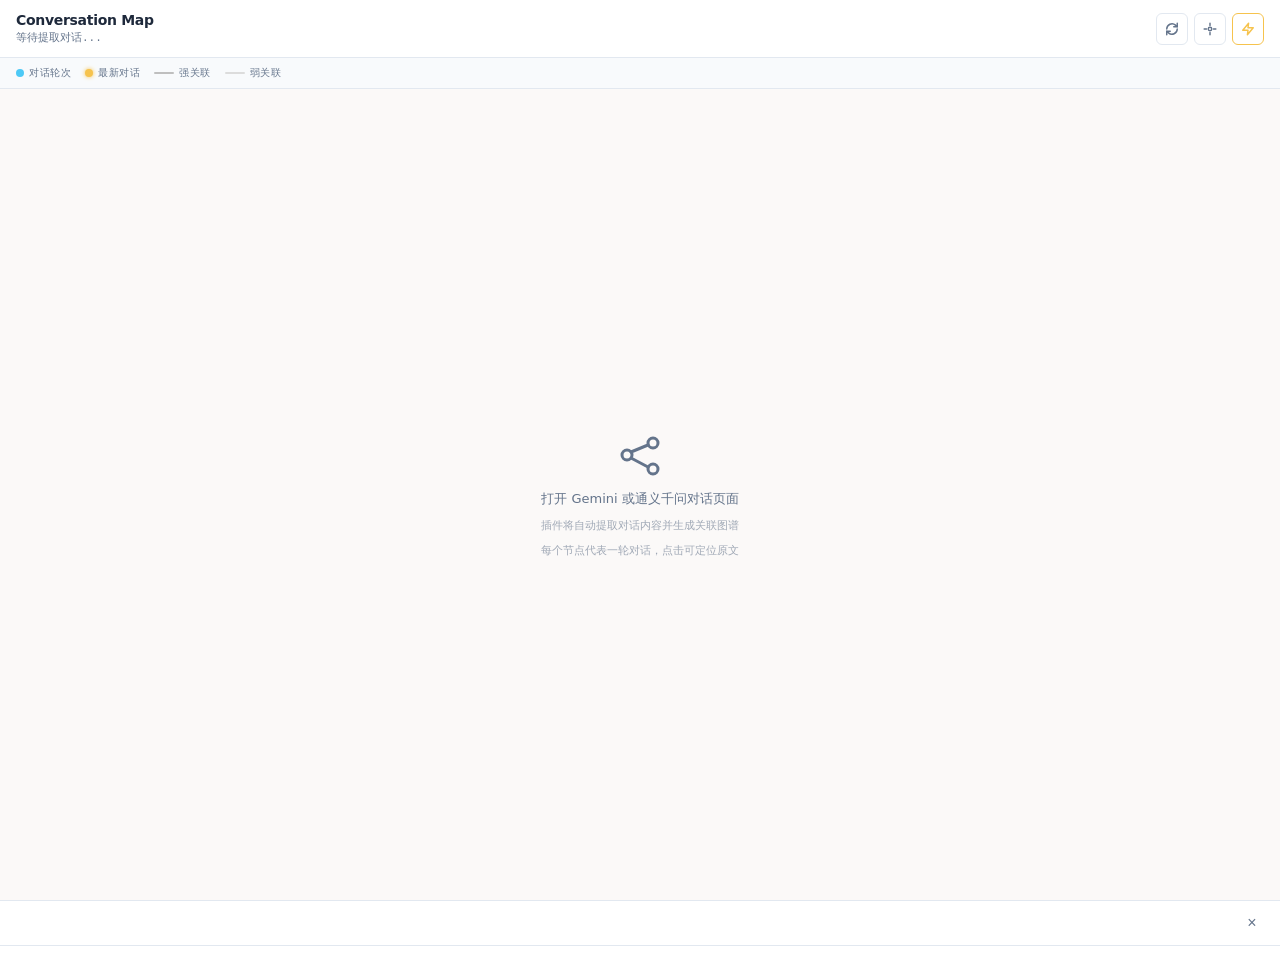
<file: sidepanel/index.html>
<!DOCTYPE html>
<html lang="zh-CN">
<head>
  <meta charset="UTF-8">
  <meta name="viewport" content="width=device-width, initial-scale=1.0">
  <title>Conversation Knowledge Graph</title>
  <link rel="stylesheet" href="style.css">
</head>
<body>
  <div class="panel">

    <!-- Header -->
    <header class="header">
      <div class="header-left">
        <h1 class="title">Conversation Map</h1>
        <span class="subtitle" id="stats">等待提取对话...</span>
      </div>
      <div class="header-right">
        <button id="btn-refresh" class="btn" title="刷新">
          <svg width="14" height="14" viewBox="0 0 24 24" fill="none" stroke="currentColor" stroke-width="2.5" stroke-linecap="round" stroke-linejoin="round">
            <path d="M21 2v6h-6"/><path d="M3 12a9 9 0 0 1 15-6.7L21 8"/>
            <path d="M3 22v-6h6"/><path d="M21 12a9 9 0 0 1-15 6.7L3 16"/>
          </svg>
        </button>
        <button id="btn-center" class="btn" title="居中全部">
          <svg width="14" height="14" viewBox="0 0 24 24" fill="none" stroke="currentColor" stroke-width="2.5" stroke-linecap="round" stroke-linejoin="round">
            <circle cx="12" cy="12" r="3"/><path d="M12 2v4m0 12v4M2 12h4m12 0h4"/>
          </svg>
        </button>
        <button id="btn-latest" class="btn btn-accent" title="聚焦最新对话">
          <svg width="14" height="14" viewBox="0 0 24 24" fill="none" stroke="currentColor" stroke-width="2.5" stroke-linecap="round" stroke-linejoin="round">
            <polygon points="13 2 3 14 12 14 11 22 21 10 12 10 13 2"/>
          </svg>
        </button>
      </div>
    </header>

    <!-- Legend -->
    <div class="legend">
      <span class="legend-item"><span class="dot dot-turn"></span>对话轮次</span>
      <span class="legend-item"><span class="dot dot-latest"></span>最新对话</span>
      <span class="legend-item"><span class="line line-strong"></span>强关联</span>
      <span class="legend-item"><span class="line line-weak"></span>弱关联</span>
    </div>

    <!-- Graph Canvas -->
    <div class="graph-container" id="graph-container">
      <canvas id="graph-canvas"></canvas>
      <div class="empty-state" id="empty-state">
        <svg width="48" height="48" viewBox="0 0 24 24" fill="none" stroke="#64748b" stroke-width="1.5" stroke-linecap="round" stroke-linejoin="round">
          <circle cx="5.5" cy="11.5" r="2.5"/><circle cx="18.5" cy="5.5" r="2.5"/>
          <circle cx="18.5" cy="18.5" r="2.5"/><line x1="7.5" y1="10" x2="16" y2="6.5"/>
          <line x1="7.5" y1="13" x2="16" y2="17.5"/>
        </svg>
        <p>打开 Gemini 或通义千问对话页面</p>
        <p class="sub">插件将自动提取对话内容并生成关联图谱</p>
        <p class="sub">每个节点代表一轮对话，点击可定位原文</p>
      </div>
    </div>

    <!-- Detail Drawer -->
    <div class="detail-drawer" id="detail-drawer">
      <div class="drawer-header">
        <span class="drawer-title" id="drawer-title"></span>
        <button class="btn btn-small" id="btn-close-drawer">&times;</button>
      </div>
      <div class="drawer-body" id="drawer-body"></div>
    </div>

  </div>

  <script src="graph.js"></script>
</body>
</html>
</file>
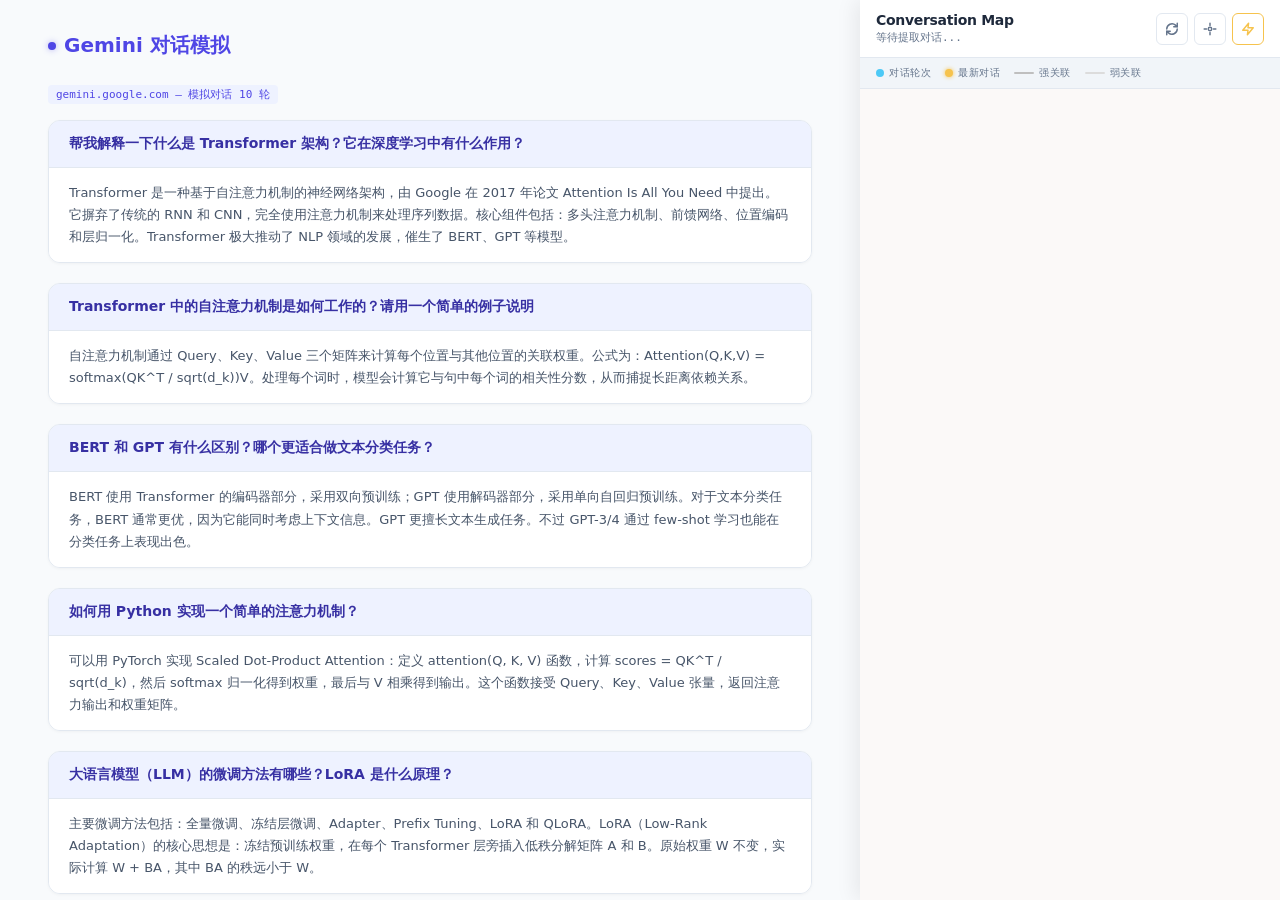
<file: preview.html>
<!DOCTYPE html>
<html lang="zh-CN">
<head>
  <meta charset="UTF-8">
  <meta name="viewport" content="width=device-width, initial-scale=1.0">
  <title>Conversation Knowledge Graph — Preview</title>
  <link rel="stylesheet" href="sidepanel/style.css">
  <style>
    body {
      background: #f1f5f9;
      display: flex;
      justify-content: center;
      align-items: stretch;
      height: 100vh;
      margin: 0;
      gap: 0;
    }
    .preview-sidebar {
      width: 420px;
      min-width: 360px;
      max-width: 480px;
      height: 100vh;
      box-shadow: -4px 0 20px rgba(0,0,0,0.08);
      position: relative;
      overflow: hidden;
    }
    .mock-page {
      flex: 1;
      background: #f8fafc;
      color: #1e293b;
      font-family: system-ui, -apple-system, sans-serif;
      overflow-y: auto;
      padding: 32px 48px;
    }
    .mock-page h2 {
      font-size: 20px;
      color: #4f46e5;
      margin-bottom: 24px;
      display: flex;
      align-items: center;
      gap: 8px;
    }
    .mock-page h2::before {
      content: '';
      display: inline-block;
      width: 8px; height: 8px;
      background: #4f46e5;
      border-radius: 50%;
      box-shadow: 0 0 6px rgba(79,70,229,0.4);
    }
    .mock-turn {
      margin-bottom: 20px;
      border-radius: 12px;
      overflow: hidden;
      border: 1px solid #e2e8f0;
      box-shadow: 0 1px 3px rgba(0,0,0,0.04);
    }
    .mock-user {
      background: #eef2ff;
      padding: 14px 20px;
      font-size: 14px;
      font-weight: 600;
      color: #3730a3;
      border-bottom: 1px solid #e2e8f0;
    }
    .mock-model {
      background: #ffffff;
      padding: 14px 20px;
      font-size: 13px;
      line-height: 1.7;
      color: #475569;
    }
    .highlight-turn {
      outline: 2px solid #f59e0b !important;
      outline-offset: 4px;
      border-radius: 12px;
      transition: outline 0.3s;
    }
    .mock-badge {
      display: inline-block;
      background: #eef2ff;
      color: #4f46e5;
      font-size: 11px;
      padding: 2px 8px;
      border-radius: 4px;
      margin-bottom: 16px;
      font-family: 'SF Mono', Monaco, Consolas, monospace;
    }
  </style>
</head>
<body>
  <div class="mock-page" id="mock-page">
    <h2>Gemini 对话模拟</h2>
    <div class="mock-badge">gemini.google.com — 模拟对话 10 轮</div>
    <div id="mock-turns"></div>
  </div>
  <div class="preview-sidebar">
    <div class="panel">
      <header class="header">
        <div class="header-left">
          <h1 class="title">Conversation Map</h1>
          <span class="subtitle" id="stats">等待提取对话...</span>
        </div>
        <div class="header-right">
          <button id="btn-refresh" class="btn" title="刷新">
            <svg width="14" height="14" viewBox="0 0 24 24" fill="none" stroke="currentColor" stroke-width="2.5" stroke-linecap="round" stroke-linejoin="round">
              <path d="M21 2v6h-6"/><path d="M3 12a9 9 0 0 1 15-6.7L21 8"/>
              <path d="M3 22v-6h6"/><path d="M21 12a9 9 0 0 1-15 6.7L3 16"/>
            </svg>
          </button>
          <button id="btn-center" class="btn" title="居中全部">
            <svg width="14" height="14" viewBox="0 0 24 24" fill="none" stroke="currentColor" stroke-width="2.5" stroke-linecap="round" stroke-linejoin="round">
              <circle cx="12" cy="12" r="3"/><path d="M12 2v4m0 12v4M2 12h4m12 0h4"/>
            </svg>
          </button>
          <button id="btn-latest" class="btn btn-accent" title="聚焦最新对话">
            <svg width="14" height="14" viewBox="0 0 24 24" fill="none" stroke="currentColor" stroke-width="2.5" stroke-linecap="round" stroke-linejoin="round">
              <polygon points="13 2 3 14 12 14 11 22 21 10 12 10 13 2"/>
            </svg>
          </button>
        </div>
      </header>
      <div class="legend">
        <span class="legend-item"><span class="dot dot-turn"></span>对话轮次</span>
        <span class="legend-item"><span class="dot dot-latest"></span>最新对话</span>
        <span class="legend-item"><span class="line line-strong"></span>强关联</span>
        <span class="legend-item"><span class="line line-weak"></span>弱关联</span>
      </div>
      <div class="graph-container" id="graph-container">
        <canvas id="graph-canvas"></canvas>
        <div class="empty-state hidden" id="empty-state">
          <p>打开 Gemini 或通义千问对话页面</p>
        </div>
      </div>
      <div class="detail-drawer" id="detail-drawer">
        <div class="drawer-header">
          <span class="drawer-title" id="drawer-title"></span>
          <button class="btn btn-small" id="btn-close-drawer">&times;</button>
        </div>
        <div class="drawer-body" id="drawer-body"></div>
      </div>
    </div>
  </div>

  <script>
    var MOCK_TURNS = [
      { user: "帮我解释一下什么是 Transformer 架构？它在深度学习中有什么作用？", model: "Transformer 是一种基于自注意力机制的神经网络架构，由 Google 在 2017 年论文 Attention Is All You Need 中提出。它摒弃了传统的 RNN 和 CNN，完全使用注意力机制来处理序列数据。核心组件包括：多头注意力机制、前馈网络、位置编码和层归一化。Transformer 极大推动了 NLP 领域的发展，催生了 BERT、GPT 等模型。" },
      { user: "Transformer 中的自注意力机制是如何工作的？请用一个简单的例子说明", model: "自注意力机制通过 Query、Key、Value 三个矩阵来计算每个位置与其他位置的关联权重。公式为：Attention(Q,K,V) = softmax(QK^T / sqrt(d_k))V。处理每个词时，模型会计算它与句中每个词的相关性分数，从而捕捉长距离依赖关系。" },
      { user: "BERT 和 GPT 有什么区别？哪个更适合做文本分类任务？", model: "BERT 使用 Transformer 的编码器部分，采用双向预训练；GPT 使用解码器部分，采用单向自回归预训练。对于文本分类任务，BERT 通常更优，因为它能同时考虑上下文信息。GPT 更擅长文本生成任务。不过 GPT-3/4 通过 few-shot 学习也能在分类任务上表现出色。" },
      { user: "如何用 Python 实现一个简单的注意力机制？", model: "可以用 PyTorch 实现 Scaled Dot-Product Attention：定义 attention(Q, K, V) 函数，计算 scores = QK^T / sqrt(d_k)，然后 softmax 归一化得到权重，最后与 V 相乘得到输出。这个函数接受 Query、Key、Value 张量，返回注意力输出和权重矩阵。" },
      { user: "大语言模型（LLM）的微调方法有哪些？LoRA 是什么原理？", model: "主要微调方法包括：全量微调、冻结层微调、Adapter、Prefix Tuning、LoRA 和 QLoRA。LoRA（Low-Rank Adaptation）的核心思想是：冻结预训练权重，在每个 Transformer 层旁插入低秩分解矩阵 A 和 B。原始权重 W 不变，实际计算 W + BA，其中 BA 的秩远小于 W。" },
      { user: "RAG（检索增强生成）是怎么工作的？和直接用 LLM 有什么区别？", model: "RAG 将信息检索与 LLM 生成相结合。工作流程：用户提问后将问题转为向量，在知识库中检索相关文档，将检索到的文档片段作为上下文拼接到 prompt 中，LLM 基于上下文生成回答。RAG 可以访问最新数据、减少幻觉、支持引用来源。" },
      { user: "向量数据库有哪些？Pinecone 和 Milvus 怎么选？", model: "主流向量数据库包括：Pinecone（全托管 SaaS）、Milvus（开源，分布式）、Weaviate（开源，支持多模态）、Qdrant（Rust 编写，高性能）、Chroma（轻量级，适合原型开发）。Pinecone 适合快速上线；Milvus 适合私有部署和企业级应用。" },
      { user: "如何评估 LLM 的输出质量？有哪些常用的评估指标？", model: "LLM 评估指标分为自动指标和人工评估。自动指标：BLEU、ROUGE、Perplexity、BERTScore、METEOR。专项评估：TruthfulQA、HumanEval、MMLU、HellaSwag。人工评估维度：准确性、相关性、流畅性、安全性、有用性。" },
      { user: "Prompt Engineering 有什么技巧？如何写出更好的提示词？", model: "核心技巧包括：角色设定、任务明确、Few-shot 示例、Chain-of-Thought 逐步思考、约束条件、分隔符标记、迭代优化。进阶技巧：Tree-of-Thought、Self-Consistency、ReAct 范式（推理+行动结合）。" },
      { user: "AI Agent 和传统的 LLM 应用有什么区别？AutoGPT 这类项目可靠吗？", model: "AI Agent 的核心区别在于具备自主决策和工具调用能力。Agent 具有：目标分解（Planning）、工具使用（Tool Use）、记忆管理（Memory）、自我反思（Reflection）。AutoGPT 等早期 Agent 存在目标漂移和可靠性不足等问题。当前更可靠的方案是 LangChain Agent、CrewAI、AutoGen 等框架。" }
    ];

    // Render mock conversation
    var mockTurnsEl = document.getElementById('mock-turns');
    MOCK_TURNS.forEach(function(t, i) {
      var div = document.createElement('div');
      div.className = 'mock-turn';
      div.id = 'turn-el-' + i;
      div.innerHTML = '<div class="mock-user">' + t.user + '</div><div class="mock-model">' + t.model + '</div>';
      mockTurnsEl.appendChild(div);
    });

    // Mock Chrome Extension APIs
    var messageListeners = [];
    window.chrome = {
      runtime: {
        onMessage: { addListener: function(fn) { messageListeners.push(fn); } },
        sendMessage: function(msg, cb) {
          if (msg.type === 'NAVIGATE_TO_TURN') {
            var el = document.getElementById('turn-el-' + msg.turnIndex);
            if (el) {
              el.scrollIntoView({ behavior: 'smooth', block: 'center' });
              el.classList.add('highlight-turn');
              setTimeout(function() { el.classList.remove('highlight-turn'); }, 1500);
            }
          }
          if (msg.type === 'REQUEST_EXTRACT') { setTimeout(function() { injectMockData(); }, 300); }
          if (msg.type === 'GET_GRAPH_DATA') { if (cb) cb({ data: null }); }
        },
        lastError: null
      },
      sidePanel: { setPanelBehavior: function() {} },
      tabs: { query: function(q, cb) { cb([]); } }
    };

    // Inline NLP Engine
    function NLPEngine() {
      this.stopZH = new Set(('的了在是我有和就不人都一一个上也很到说要去你会着没有看好自己这他她么那被把以而等但对又还能可以这个那个什么如果因为所以但是或者以及通过进行可能需要已经其中关于之间这些那些它们我们他们比较然后或及与为中从用来个里面虽然只是更多所有使用当然还是更加比如想要无法根据其实一下一些怎么正在不是了解目前提供支持那么如何现在成为主要包括也是以后具有方面同时').match(/.{1,4}/g) || []);
      this.stopEN = new Set('the a an is are was were be been being have has had do does did will would could should may might can shall to of in for on with at by from as into about through between after before it its this that these those i you he she we they me him her us them my your his our their and or but not if then so than too very just also more some any each every all both few most other new old what which who when where why how there here no yes up out one two first last next only own same such like get got make made know think want see look use used using please help me tell explain describe compare'.split(' '));
    }
    NLPEngine.prototype.tokenize = function(text) {
      var freq = new Map(); var self = this;
      var add = function(w) { freq.set(w, (freq.get(w) || 0) + 1); };
      // 中文：滑动窗口 n-gram（2~4字）
      (text.match(/[\u4e00-\u9fff]+/g) || []).forEach(function(seg) {
        for (var n = 2; n <= Math.min(4, seg.length); n++) {
          for (var i = 0; i <= seg.length - n; i++) {
            var gram = seg.slice(i, i + n);
            if (!self.stopZH.has(gram)) add(gram);
          }
        }
      });
      // 英文：完整词 + 驼峰子词
      (text.match(/[A-Za-z][A-Za-z0-9_.-]{1,30}/g) || []).forEach(function(m) {
        var w = m.toLowerCase();
        if (w.length >= 2 && !self.stopEN.has(w)) add(w);
        var parts = m.split(/(?=[A-Z][a-z])|[-_.]/).filter(function(p){return p.length>=2;});
        if (parts.length > 1) {
          parts.forEach(function(p) { var lp = p.toLowerCase(); if (!self.stopEN.has(lp)) add(lp); });
        }
      });
      return freq;
    };
    NLPEngine.prototype.topKeywords = function(text, n) { n = n || 5; var freq = this.tokenize(text); return Array.from(freq.entries()).sort(function(a,b){return b[1]-a[1];}).slice(0,n).map(function(e){return e[0];}); };
    NLPEngine.prototype.computeTFIDF = function(docs) { var N = docs.length; var df = new Map(); docs.forEach(function(d){d.forEach(function(v,w){df.set(w,(df.get(w)||0)+1);});}); return docs.map(function(d){ var vec = new Map(); var total = 0; d.forEach(function(v){total+=v;}); total = total||1; d.forEach(function(c,w){vec.set(w,(c/total)*Math.log(N/(1+(df.get(w)||0))));}); return vec; }); };
    NLPEngine.prototype.cosine = function(a,b) { var dot=0,ma=0,mb=0; a.forEach(function(v,w){ma+=v*v;var bv=b.get(w);if(bv!==undefined)dot+=v*bv;}); b.forEach(function(v){mb+=v*v;}); var d=Math.sqrt(ma)*Math.sqrt(mb); return d===0?0:dot/d; };
    NLPEngine.prototype.buildGraph = function(turns) {
      if (!turns.length) return {nodes:[],links:[],totalTurns:0};
      var self = this;
      var docs = turns.map(function(t){return self.tokenize([t.user,t.model,t.thought||''].join(' '));});
      var tfidf = this.computeTFIDF(docs);
      var latestIdx = turns.length - 1;
      var nodes = turns.map(function(t,i){
        var label = t.user.length > 40 ? t.user.slice(0,38)+'\u2026' : (t.user||'Turn '+(i+1));
        return { id:'turn-'+i, turnIndex:i, label:label, fullUser:t.user, fullModel:t.model.slice(0,300), keywords:self.topKeywords([t.user,t.model].join(' '),5), wordCount:(t.user.length||0)+(t.model.length||0), isLatest:i===latestIdx };
      });
      var links = [];
      for (var i=0;i<turns.length;i++) for (var j=i+1;j<turns.length;j++) { var sim=this.cosine(tfidf[i],tfidf[j]); if(sim>0.03) links.push({source:'turn-'+i,target:'turn-'+j,weight:sim,isAdjacent:j===i+1}); }
      for (var k=0;k<turns.length-1;k++) { var s='turn-'+k,t='turn-'+(k+1); if(!links.find(function(l){return l.source===s&&l.target===t;})) links.push({source:s,target:t,weight:0.03,isAdjacent:true}); }
      return {nodes:nodes,links:links,totalTurns:turns.length,clusters:clusters};
    };

    NLPEngine.prototype.clusterNodes = function(nodes, links) {
      if (!nodes.length) return 0;
      var cluster = new Map();
      nodes.forEach(function(n,i){ cluster.set(n.id, i); });
      var adj = new Map();
      nodes.forEach(function(n){ adj.set(n.id, []); });
      links.forEach(function(l){
        if (adj.has(l.source) && adj.has(l.target)) {
          adj.get(l.source).push({target:l.target,weight:l.weight});
          adj.get(l.target).push({target:l.source,weight:l.weight});
        }
      });
      var changed = true, iterations = 0;
      while (changed && iterations < 10) {
        changed = false; iterations++;
        nodes.forEach(function(n){
          var neighbors = adj.get(n.id);
          if (!neighbors || !neighbors.length) return;
          var cw = new Map();
          neighbors.forEach(function(nb){ var c=cluster.get(nb.target); cw.set(c,(cw.get(c)||0)+nb.weight); });
          var best = cluster.get(n.id), bestW = 0;
          cw.forEach(function(w,c){ if(w>bestW){bestW=w;best=c;} });
          if (best !== cluster.get(n.id)) { cluster.set(n.id, best); changed = true; }
        });
      }
      var unique = Array.from(new Set(cluster.values()));
      var cmap = new Map(); unique.forEach(function(c,i){cmap.set(c,i);});
      nodes.forEach(function(n){ n.clusterId = cmap.get(cluster.get(n.id)); });
      return unique.length;
    };

    NLPEngine.prototype.generateClusterLabels = function(nodes) {
      var clusters = new Map();
      nodes.forEach(function(n){
        if (!clusters.has(n.clusterId)) clusters.set(n.clusterId, []);
        clusters.get(n.clusterId).push(n);
      });
      var labels = [];
      clusters.forEach(function(members, id){
        var kwFreq = new Map();
        members.forEach(function(m){ (m.keywords||[]).forEach(function(k){ kwFreq.set(k,(kwFreq.get(k)||0)+1); }); });
        var topKw = Array.from(kwFreq.entries()).sort(function(a,b){return b[1]-a[1];}).slice(0,2).map(function(e){return e[0];});
        labels.push({id:id, label:topKw.join(' \u00b7 ')||('\u4e3b\u9898 '+(id+1)), count:members.length});
      });
      return labels;
    };

    var nlp = new NLPEngine();
    function injectMockData() {
      var turns = MOCK_TURNS.map(function(t,i){return {index:i,user:t.user,model:t.model,thought:''};});
      var graphData = nlp.buildGraph(turns);
      graphData.platform = 'gemini';
      graphData.url = 'https://gemini.google.com/app/mock-preview';
      messageListeners.forEach(function(fn){ fn({type:'GRAPH_UPDATE',data:graphData}); });
    }
  </script>
  <script src="sidepanel/graph.js"></script>
  <script>setTimeout(function(){injectMockData();},800);</script>
</body>
</html>
</file>
<file: sidepanel/style.css>
/* ── Gemini Conversation Map · Side Panel ── */
:root {
  --bg:       #f8fafc;
  --surface:  #ffffff;
  --border:   #e2e8f0;
  --text:     #1e293b;
  --text-dim: #64748b;
  --accent:   #4dc9f6;
  --latest:   #f6c34d;
  --link-clr: #94a3b8;
  --radius:   6px;
  --font:     system-ui, -apple-system, 'Segoe UI', sans-serif;
  --mono:     'SF Mono', Monaco, Consolas, monospace;
}

* { margin: 0; padding: 0; box-sizing: border-box; }

body {
  background: var(--bg);
  color: var(--text);
  font-family: var(--font);
  overflow: hidden;
  height: 100vh;
}

.panel { display: flex; flex-direction: column; height: 100vh; }

/* ── Header ── */
.header {
  display: flex; align-items: center; justify-content: space-between;
  padding: 12px 16px; border-bottom: 1px solid var(--border);
  background: var(--surface); flex-shrink: 0;
}
.header-left { display: flex; flex-direction: column; gap: 2px; }
.title { font-size: 14px; font-weight: 700; letter-spacing: -0.3px; }
.subtitle { font-size: 11px; font-family: var(--mono); color: var(--text-dim); }
.header-right { display: flex; gap: 6px; }

.btn {
  display: flex; align-items: center; justify-content: center;
  width: 32px; height: 32px; border: 1px solid var(--border); border-radius: var(--radius);
  background: var(--surface); color: var(--text-dim); cursor: pointer; transition: all 0.15s;
}
.btn:hover { background: var(--border); color: var(--text); }
.btn-accent { border-color: var(--latest); color: var(--latest); }
.btn-accent:hover { background: var(--latest); color: #fff; }
.btn-small { width: 24px; height: 24px; font-size: 16px; line-height: 1; border: none; }

/* ── Legend ── */
.legend {
  display: flex; gap: 14px; padding: 8px 16px;
  border-bottom: 1px solid var(--border); flex-shrink: 0;
}
.legend-item {
  display: flex; align-items: center; gap: 5px; font-size: 10px;
  color: var(--text-dim); font-family: var(--mono); text-transform: uppercase; letter-spacing: 0.5px;
}
.dot { width: 8px; height: 8px; border-radius: 50%; }
.dot-turn   { background: var(--accent); }
.dot-latest { background: var(--latest); box-shadow: 0 0 4px var(--latest); }
.line { width: 20px; height: 2px; border-radius: 1px; }
.line-strong { background: #BFBFBF; }
.line-weak   { background: #DCDCDC; }

/* ── Graph ── */
.graph-container { flex: 1; position: relative; overflow: hidden; }
#graph-canvas { display: block; width: 100%; height: 100%; }

/* ── Empty State ── */
.empty-state {
  position: absolute; inset: 0; display: flex; flex-direction: column;
  align-items: center; justify-content: center; gap: 10px;
  color: var(--text-dim); pointer-events: none;
}
.empty-state p { font-size: 13px; font-weight: 500; }
.empty-state .sub { font-size: 11px; opacity: 0.6; }
.empty-state.hidden { display: none; }

/* ── Detail Drawer ── */
.detail-drawer {
  position: absolute; bottom: 0; left: 0; right: 0;
  background: var(--surface); border-top: 1px solid var(--border);
  transform: translateY(100%); transition: transform 0.25s cubic-bezier(0.4,0,0.2,1);
  max-height: 45vh; overflow-y: auto; z-index: 10;
}
.detail-drawer.open { transform: translateY(0); }
.drawer-header {
  display: flex; align-items: center; justify-content: space-between;
  padding: 10px 16px; border-bottom: 1px solid var(--border);
  position: sticky; top: 0; background: var(--surface);
}
.drawer-title { font-size: 13px; font-weight: 700; }
.drawer-body { padding: 12px 16px; }
.drawer-section { margin-bottom: 12px; }
.drawer-label {
  font-size: 10px; font-family: var(--mono); text-transform: uppercase;
  letter-spacing: 1px; color: var(--text-dim); margin-bottom: 6px;
}
.drawer-tags { display: flex; flex-wrap: wrap; gap: 6px; }
.tag {
  display: inline-block; font-size: 11px; font-family: var(--mono);
  padding: 2px 8px; border: 1px solid var(--border); border-radius: 3px; color: var(--text-dim);
}
.tag-turn   { border-color: var(--accent); color: var(--accent); }
.tag-latest { border-color: var(--latest); color: var(--latest); }
.tag-connected { cursor: pointer; border-color: var(--accent); color: var(--accent); }
.tag-connected:hover { background: var(--accent); color: #fff; }
.drawer-text { font-size: 12px; line-height: 1.7; color: var(--text-dim); }

/* ── Navigate Button ── */
.nav-btn {
  display: inline-flex; align-items: center; gap: 4px;
  padding: 6px 14px; font-size: 12px; font-weight: 600; font-family: var(--font);
  background: var(--accent); color: #fff; border: none; border-radius: 4px;
  cursor: pointer; transition: background 0.15s;
}
.nav-btn:hover { background: #2563eb; }

/* ── Scrollbar ── */
::-webkit-scrollbar { width: 4px; }
::-webkit-scrollbar-track { background: transparent; }
::-webkit-scrollbar-thumb { background: var(--border); border-radius: 2px; }
</file>
